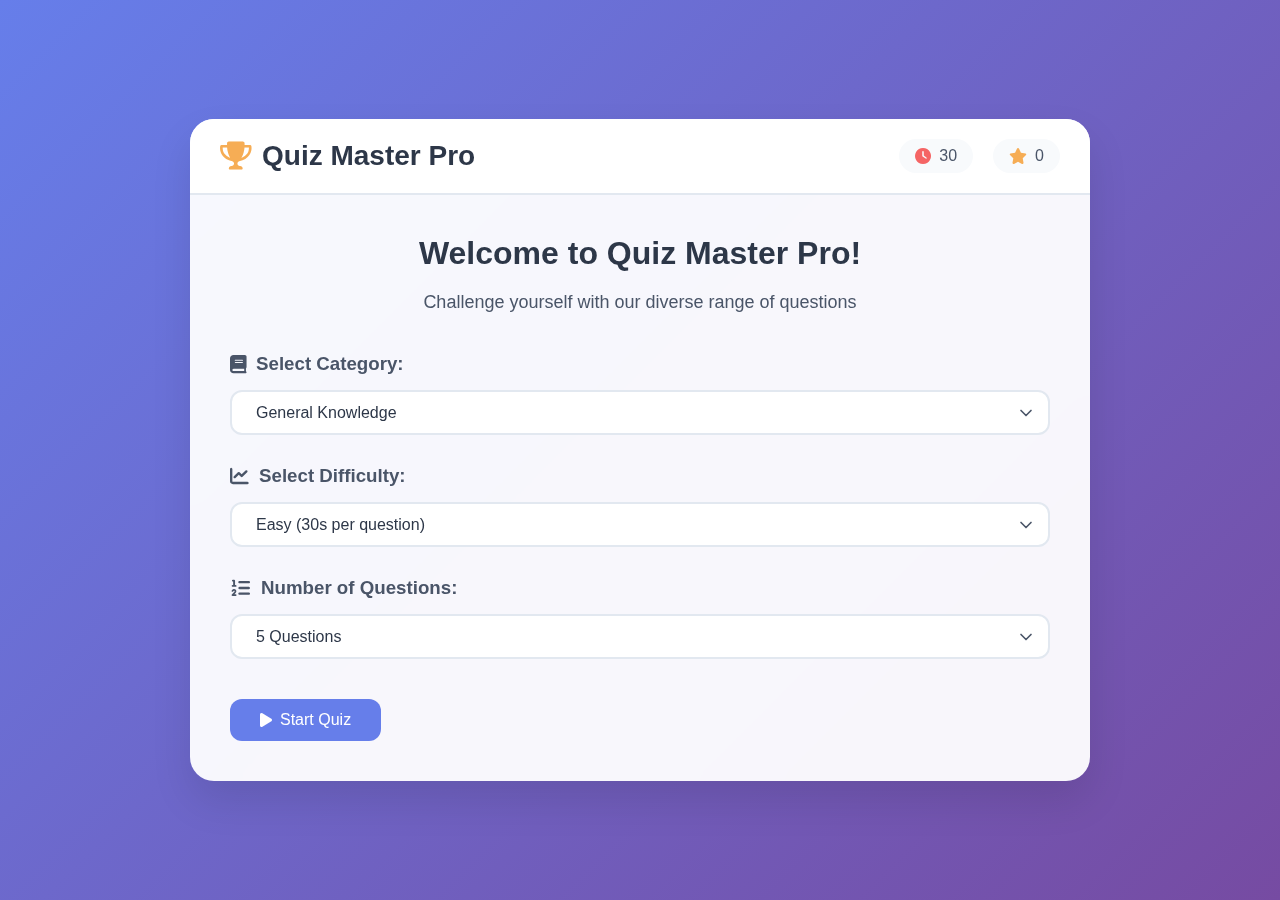
<file: quiz game/index.html>
<!DOCTYPE html>
<html lang="en">
<head>
    <meta charset="UTF-8">
    <meta name="viewport" content="width=device-width, initial-scale=1.0">
    <title>Quiz Master Pro - Test Your Knowledge</title>
    <link rel="stylesheet" href="styles.css">
    <link rel="stylesheet" href="https://cdnjs.cloudflare.com/ajax/libs/font-awesome/6.0.0/css/all.min.css">
</head>
<body>
    <div class="container">
        <div class="quiz-container">
            <div class="quiz-header">
                <h1><i class="fas fa-trophy"></i> Quiz Master Pro</h1>
                <div class="quiz-info">
                    <div class="timer">
                        <i class="fas fa-clock"></i>
                        <span id="time">30</span>
                    </div>
                    <div class="score-display">
                        <i class="fas fa-star"></i>
                        <span id="current-score">0</span>
                    </div>
                </div>
            </div>
            
            <div class="quiz-content">
                <div id="start-screen" class="screen active">
                    <h2>Welcome to Quiz Master Pro!</h2>
                    <p>Challenge yourself with our diverse range of questions</p>
                    <div class="game-settings">
                        <div class="category-select">
                            <h3><i class="fas fa-book"></i> Select Category:</h3>
                            <select id="category">
                                <option value="general">General Knowledge</option>
                                <option value="science">Science</option>
                                <option value="history">History</option>
                                <option value="geography">Geography</option>
                                <option value="sports">Sports</option>
                                <option value="technology">Technology</option>
                                <option value="entertainment">Entertainment</option>
                            </select>
                        </div>
                        <div class="difficulty-select">
                            <h3><i class="fas fa-chart-line"></i> Select Difficulty:</h3>
                            <select id="difficulty">
                                <option value="easy">Easy (30s per question)</option>
                                <option value="medium">Medium (20s per question)</option>
                                <option value="hard">Hard (15s per question)</option>
                            </select>
                        </div>
                        <div class="question-count">
                            <h3><i class="fas fa-list-ol"></i> Number of Questions:</h3>
                            <select id="questionCount">
                                <option value="5">5 Questions</option>
                                <option value="10">10 Questions</option>
                                <option value="15">15 Questions</option>
                                <option value="20">20 Questions</option>
                            </select>
                        </div>
                    </div>
                    <button id="start-btn" class="btn">
                        <i class="fas fa-play"></i> Start Quiz
                    </button>
                </div>

                <div id="quiz-screen" class="screen">
                    <div class="progress-container">
                        <div class="progress-bar">
                            <div class="progress"></div>
                        </div>
                        <div class="question-counter">
                            Question <span id="current-question">1</span> of <span id="total-questions">5</span>
                        </div>
                    </div>
                    <h2 id="question">Question goes here</h2>
                    <div class="options-container">
                        <!-- Options will be dynamically added here -->
                    </div>
                    <div class="quiz-controls">
                        <button id="skip-btn" class="btn btn-secondary">
                            <i class="fas fa-forward"></i> Skip
                        </button>
                        <button id="hint-btn" class="btn btn-secondary">
                            <i class="fas fa-lightbulb"></i> Hint
                        </button>
                    </div>
                </div>

                <div id="result-screen" class="screen">
                    <div class="result-header">
                        <i class="fas fa-trophy"></i>
                        <h2>Quiz Complete!</h2>
                    </div>
                    
                    <div class="score-container">
                        <div class="score">
                            <span id="final-score">0</span>
                            <span class="score-label">Points</span>
                        </div>
                        
                        <div class="bonus-info">
                            <!-- Bonus information will be added here -->
                        </div>
                        
                        <div class="stats">
                            <div class="stat-item">
                                <i class="fas fa-check-circle"></i>
                                <span>Correct: <span id="correct-answers">0</span></span>
                            </div>
                            <div class="stat-item">
                                <i class="fas fa-times-circle"></i>
                                <span>Wrong: <span id="wrong-answers">0</span></span>
                            </div>
                            <div class="stat-item">
                                <i class="fas fa-clock"></i>
                                <span>Time: <span id="time-taken">0:00</span></span>
                            </div>
                            <div class="stat-item">
                                <i class="fas fa-percentage"></i>
                                <span>Accuracy: <span id="accuracy">0%</span></span>
                            </div>
                        </div>
                    </div>

                    <!-- Add Feedback Form -->
                    <div class="feedback-form-container" style="display: none;">
                        <h3><i class="fas fa-comment-alt"></i> How was your experience?</h3>
                        <form id="feedbackForm">
                            <div class="rating-container">
                                <div class="rating-label">Rate your experience:</div>
                                <div class="rating-stars">
                                    <i class="fas fa-star"></i>
                                    <i class="fas fa-star"></i>
                                    <i class="fas fa-star"></i>
                                    <i class="fas fa-star"></i>
                                    <i class="fas fa-star"></i>
                                </div>
                            </div>
                            
                            <div class="feedback-categories">
                                <div class="category-label">What did you like?</div>
                                <div class="category-options">
                                    <label>
                                        <input type="checkbox" name="liked" value="Questions">
                                        Questions
                                    </label>
                                    <label>
                                        <input type="checkbox" name="liked" value="Difficulty Levels">
                                        Difficulty Levels
                                    </label>
                                    <label>
                                        <input type="checkbox" name="liked" value="Timer">
                                        Timer
                                    </label>
                                    <label>
                                        <input type="checkbox" name="liked" value="Hints">
                                        Hints
                                    </label>
                                    <label>
                                        <input type="checkbox" name="liked" value="Achievements">
                                        Achievements
                                    </label>
                                </div>
                            </div>
                            
                            <div class="feedback-textarea">
                                <label for="feedbackComments">Additional Comments:</label>
                                <textarea id="feedbackComments" placeholder="Share your thoughts about the quiz..."></textarea>
                            </div>
                            
                            <button type="submit" class="btn submit-feedback">
                                <i class="fas fa-paper-plane"></i>
                                Submit Feedback
                            </button>
                        </form>
                    </div>

                    <div class="review-container">
                        <h3><i class="fas fa-list-check"></i> Answer Review</h3>
                        <div id="answer-review"></div>
                    </div>

                    <div class="result-actions">
                        <button id="restart-btn" class="btn">
                            <i class="fas fa-redo"></i>
                            Try Another Quiz
                        </button>
                        <button id="share-btn" class="btn btn-secondary">
                            <i class="fas fa-share-alt"></i>
                            Share Results
                        </button>
                    </div>
                </div>
            </div>
        </div>
    </div>
    <script src="script.js"></script>
</body>
</html>
</file>
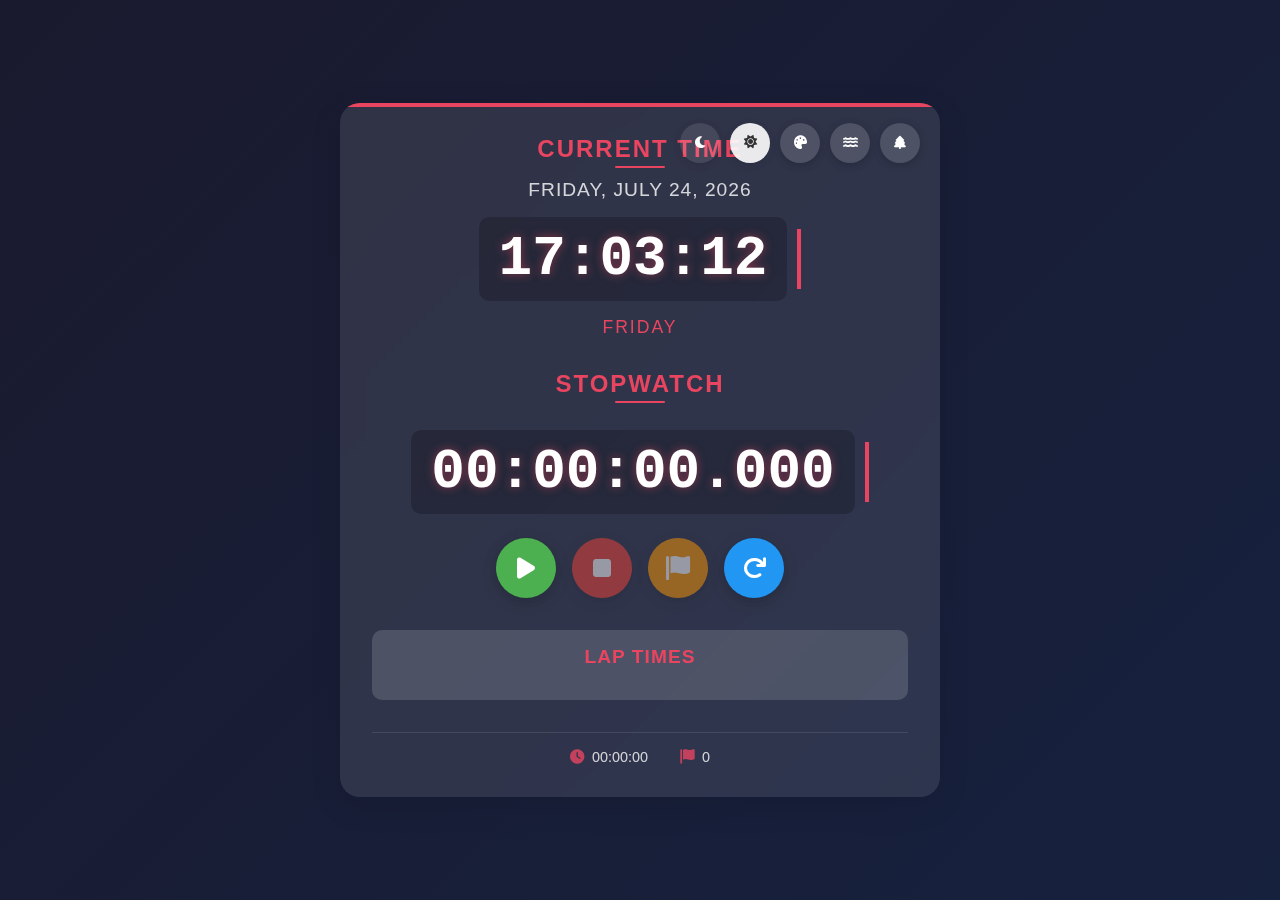
<file: stop watch/index.html>
<!DOCTYPE html>
<html lang="en">
<head>
    <meta charset="UTF-8">
    <meta name="viewport" content="width=device-width, initial-scale=1.0">
    <title>Professional Stopwatch & Clock</title>
    <link rel="stylesheet" href="styles.css">
    <link rel="stylesheet" href="https://cdnjs.cloudflare.com/ajax/libs/font-awesome/6.0.0/css/all.min.css">
</head>
<body>
    <div class="container">
        <div class="theme-selector">
            <button class="theme-btn" data-theme="dark">
                <i class="fas fa-moon"></i>
            </button>
            <button class="theme-btn" data-theme="light">
                <i class="fas fa-sun"></i>
            </button>
            <button class="theme-btn" data-theme="purple">
                <i class="fas fa-palette"></i>
            </button>
            <button class="theme-btn" data-theme="ocean">
                <i class="fas fa-water"></i>
            </button>
            <button class="theme-btn" data-theme="forest">
                <i class="fas fa-tree"></i>
            </button>
        </div>

        <div class="clock-container">
            <div class="current-time">
                <h2>Current Time</h2>
                <div class="date-display" id="current-date">January 1, 2024</div>
                <div class="digital-clock">
                    <div class="time-display" id="current-time">00:00:00</div>
                    <div class="digital-separator"></div>
                </div>
                <div class="weekday-display" id="weekday">Monday</div>
            </div>
        </div>
        
        <div class="stopwatch-container">
            <h2>Stopwatch</h2>
            <div class="digital-clock">
                <div class="time-display" id="stopwatch">00:00:00.000</div>
                <div class="digital-separator"></div>
            </div>
            <div class="controls">
                <button id="start" class="btn start" title="Start">
                    <i class="fas fa-play"></i>
                </button>
                <button id="stop" class="btn stop" title="Stop">
                    <i class="fas fa-stop"></i>
                </button>
                <button id="lap" class="btn lap" title="Lap">
                    <i class="fas fa-flag"></i>
                </button>
                <button id="reset" class="btn reset" title="Reset">
                    <i class="fas fa-redo"></i>
                </button>
            </div>
            <div class="lap-times">
                <h3>Lap Times</h3>
                <div id="lap-list"></div>
            </div>
        </div>

        <div class="footer">
            <div class="stats">
                <span class="stat-item">
                    <i class="fas fa-clock"></i>
                    <span id="total-time">00:00:00</span>
                </span>
                <span class="stat-item">
                    <i class="fas fa-flag"></i>
                    <span id="total-laps">0</span>
                </span>
            </div>
        </div>
    </div>
    <audio id="clickSound" src="https://assets.mixkit.co/active_storage/sfx/2568/2568-preview.mp3"></audio>
    <script src="script.js"></script>
</body>
</html>
</file>
<file: stop watch/styles.css>
* {
    margin: 0;
    padding: 0;
    box-sizing: border-box;
    font-family: 'Segoe UI', Tahoma, Geneva, Verdana, sans-serif;
}

:root {
    --primary-color: #e94560;
    --bg-gradient: linear-gradient(135deg, #1a1a2e, #16213e);
    --container-bg: rgba(255, 255, 255, 0.1);
    --text-color: #fff;
    --shadow-color: rgba(0, 0, 0, 0.1);
    --glow-color: rgba(233, 69, 96, 0.5);
}

[data-theme="light"] {
    --primary-color: #2196F3;
    --bg-gradient: linear-gradient(135deg, #f5f7fa, #c3cfe2);
    --container-bg: rgba(255, 255, 255, 0.9);
    --text-color: #333;
    --shadow-color: rgba(0, 0, 0, 0.1);
    --glow-color: rgba(33, 150, 243, 0.5);
}

[data-theme="purple"] {
    --primary-color: #9c27b0;
    --bg-gradient: linear-gradient(135deg, #4a148c, #7b1fa2);
    --container-bg: rgba(255, 255, 255, 0.15);
    --text-color: #fff;
    --shadow-color: rgba(0, 0, 0, 0.2);
    --glow-color: rgba(156, 39, 176, 0.5);
}

[data-theme="ocean"] {
    --primary-color: #00bcd4;
    --bg-gradient: linear-gradient(135deg, #006064, #00838f);
    --container-bg: rgba(255, 255, 255, 0.15);
    --text-color: #fff;
    --shadow-color: rgba(0, 0, 0, 0.2);
    --glow-color: rgba(0, 188, 212, 0.5);
}

[data-theme="forest"] {
    --primary-color: #4caf50;
    --bg-gradient: linear-gradient(135deg, #1b5e20, #2e7d32);
    --container-bg: rgba(255, 255, 255, 0.15);
    --text-color: #fff;
    --shadow-color: rgba(0, 0, 0, 0.2);
    --glow-color: rgba(76, 175, 80, 0.5);
}

body {
    min-height: 100vh;
    display: flex;
    justify-content: center;
    align-items: center;
    background: var(--bg-gradient);
    color: var(--text-color);
    transition: background 0.3s ease;
}

.container {
    background: var(--container-bg);
    backdrop-filter: blur(10px);
    padding: 2rem;
    border-radius: 20px;
    box-shadow: 0 8px 32px var(--shadow-color);
    width: 90%;
    max-width: 600px;
    transition: all 0.3s ease;
    position: relative;
    overflow: hidden;
}

.container::before {
    content: '';
    position: absolute;
    top: 0;
    left: 0;
    right: 0;
    height: 4px;
    background: var(--primary-color);
    animation: shimmer 2s infinite;
}

@keyframes shimmer {
    0% { transform: translateX(-100%); }
    100% { transform: translateX(100%); }
}

.theme-selector {
    position: absolute;
    top: 20px;
    right: 20px;
    display: flex;
    gap: 10px;
    z-index: 10;
}

.theme-btn {
    width: 40px;
    height: 40px;
    border-radius: 50%;
    border: none;
    background: var(--container-bg);
    color: var(--text-color);
    cursor: pointer;
    display: flex;
    align-items: center;
    justify-content: center;
    transition: all 0.3s ease;
    box-shadow: 0 2px 8px var(--shadow-color);
}

.theme-btn:hover {
    transform: scale(1.1) rotate(15deg);
    box-shadow: 0 0 15px var(--glow-color);
}

.clock-container, .stopwatch-container {
    text-align: center;
    margin-bottom: 2rem;
    position: relative;
}

h2 {
    font-size: 1.5rem;
    margin-bottom: 1rem;
    color: var(--primary-color);
    text-transform: uppercase;
    letter-spacing: 2px;
    position: relative;
    display: inline-block;
}

h2::after {
    content: '';
    position: absolute;
    bottom: -5px;
    left: 50%;
    transform: translateX(-50%);
    width: 50px;
    height: 2px;
    background: var(--primary-color);
    border-radius: 2px;
}

.date-display {
    font-size: 1.2rem;
    color: var(--text-color);
    opacity: 0.8;
    margin-bottom: 0.5rem;
    text-transform: uppercase;
    letter-spacing: 1px;
}

.weekday-display {
    font-size: 1.1rem;
    color: var(--primary-color);
    margin-top: 0.5rem;
    text-transform: uppercase;
    letter-spacing: 2px;
}

.digital-clock {
    display: flex;
    align-items: center;
    justify-content: center;
    gap: 10px;
    margin: 1rem 0;
}

.time-display {
    font-size: 3.5rem;
    font-weight: 700;
    color: var(--text-color);
    text-shadow: 0 0 10px var(--glow-color);
    font-family: 'Courier New', monospace;
    background: rgba(0, 0, 0, 0.2);
    padding: 10px 20px;
    border-radius: 10px;
    min-width: 300px;
}

.digital-separator {
    width: 4px;
    height: 60px;
    background: var(--primary-color);
    animation: blink 1s infinite;
}

@keyframes blink {
    0%, 100% { opacity: 1; }
    50% { opacity: 0; }
}

.controls {
    display: flex;
    justify-content: center;
    gap: 1rem;
    margin-top: 1.5rem;
}

.btn {
    width: 60px;
    height: 60px;
    border-radius: 50%;
    border: none;
    cursor: pointer;
    font-size: 1.5rem;
    display: flex;
    align-items: center;
    justify-content: center;
    transition: all 0.3s ease;
    color: #fff;
    box-shadow: 0 4px 15px rgba(0, 0, 0, 0.2);
}

.start {
    background: #4CAF50;
}

.stop {
    background: #f44336;
}

.lap {
    background: #ff9800;
}

.reset {
    background: #2196F3;
}

.btn:hover {
    transform: scale(1.1) translateY(-2px);
    box-shadow: 0 6px 20px rgba(0, 0, 0, 0.3);
}

.btn:active {
    transform: scale(0.95) translateY(1px);
}

.btn:disabled {
    opacity: 0.5;
    cursor: not-allowed;
    transform: none;
}

.lap-times {
    margin-top: 2rem;
    max-height: 200px;
    overflow-y: auto;
    padding: 1rem;
    background: rgba(255, 255, 255, 0.05);
    border-radius: 10px;
    backdrop-filter: blur(5px);
}

.lap-times h3 {
    color: var(--primary-color);
    margin-bottom: 1rem;
    font-size: 1.2rem;
    text-transform: uppercase;
    letter-spacing: 1px;
}

.lap-item {
    display: flex;
    justify-content: space-between;
    align-items: center;
    padding: 0.8rem;
    border-bottom: 1px solid rgba(255, 255, 255, 0.1);
    font-family: 'Courier New', monospace;
    transition: all 0.3s ease;
}

.lap-item:hover {
    background: rgba(255, 255, 255, 0.05);
    transform: translateX(5px);
}

.lap-item:last-child {
    border-bottom: none;
}

.best-lap {
    color: #4CAF50;
    background: rgba(76, 175, 80, 0.1);
}

.worst-lap {
    color: #f44336;
    background: rgba(244, 67, 54, 0.1);
}

.lap-item i {
    margin-left: 10px;
}

.footer {
    margin-top: 2rem;
    padding-top: 1rem;
    border-top: 1px solid rgba(255, 255, 255, 0.1);
}

.stats {
    display: flex;
    justify-content: center;
    gap: 2rem;
}

.stat-item {
    display: flex;
    align-items: center;
    gap: 0.5rem;
    font-size: 0.9rem;
    opacity: 0.8;
}

.stat-item i {
    color: var(--primary-color);
}

@media (max-width: 480px) {
    .container {
        padding: 1rem;
    }

    .time-display {
        font-size: 2.5rem;
        min-width: 250px;
    }

    .btn {
        width: 50px;
        height: 50px;
        font-size: 1.2rem;
    }

    .theme-selector {
        top: 10px;
        right: 10px;
    }

    .theme-btn {
        width: 35px;
        height: 35px;
    }

    .stats {
        flex-direction: column;
        gap: 1rem;
    }
}
</file>
<file: quiz game/styles.css>
/* Modern CSS Reset and Base Styles */
* {
    margin: 0;
    padding: 0;
    box-sizing: border-box;
    font-family: 'Segoe UI', Tahoma, Geneva, Verdana, sans-serif;
}

:root {
    --primary-color: #667eea;
    --primary-dark: #5a67d8;
    --secondary-color: #764ba2;
    --success-color: #48bb78;
    --error-color: #f56565;
    --text-primary: #2d3748;
    --text-secondary: #4a5568;
    --bg-light: #f8fafc;
    --border-color: #e2e8f0;
}

body {
    background: linear-gradient(135deg, var(--primary-color) 0%, var(--secondary-color) 100%);
    min-height: 100vh;
    display: flex;
    align-items: center;
    justify-content: center;
    padding: 20px;
}

.container {
    width: 100%;
    max-width: 900px;
    margin: 0 auto;
}

.quiz-container {
    background: rgba(255, 255, 255, 0.95);
    border-radius: 24px;
    box-shadow: 0 20px 40px rgba(0, 0, 0, 0.1);
    overflow: hidden;
    backdrop-filter: blur(10px);
    transform: translateY(0);
    transition: transform 0.3s ease, box-shadow 0.3s ease;
}

.quiz-container:hover {
    transform: translateY(-5px);
    box-shadow: 0 25px 50px rgba(0, 0, 0, 0.15);
}

.quiz-header {
    background: #fff;
    padding: 20px 30px;
    display: flex;
    justify-content: space-between;
    align-items: center;
    border-bottom: 2px solid var(--border-color);
}

.quiz-header h1 {
    color: var(--text-primary);
    font-size: 28px;
    font-weight: 600;
    display: flex;
    align-items: center;
    gap: 10px;
}

.quiz-header h1 i {
    color: #f6ad55;
}

.quiz-info {
    display: flex;
    gap: 20px;
    align-items: center;
}

.timer, .score-display {
    background: var(--bg-light);
    padding: 8px 16px;
    border-radius: 20px;
    display: flex;
    align-items: center;
    gap: 8px;
    color: var(--text-secondary);
    font-weight: 500;
}

.timer i {
    color: var(--error-color);
}

.score-display i {
    color: #f6ad55;
}

.quiz-content {
    padding: 40px;
}

.screen {
    display: none;
    animation: fadeIn 0.5s ease-in-out;
}

.screen.active {
    display: block;
}

@keyframes fadeIn {
    from {
        opacity: 0;
        transform: translateY(20px);
    }
    to {
        opacity: 1;
        transform: translateY(0);
    }
}

/* Start Screen Styles */
#start-screen {
    text-align: center;
}

#start-screen h2 {
    color: var(--text-primary);
    margin-bottom: 20px;
    font-size: 32px;
}

#start-screen p {
    color: var(--text-secondary);
    font-size: 18px;
    margin-bottom: 40px;
}

.game-settings {
    display: grid;
    gap: 30px;
    margin: 40px 0;
}

.category-select, .difficulty-select, .question-count {
    text-align: left;
}

.category-select h3, .difficulty-select h3, .question-count h3 {
    color: var(--text-secondary);
    margin-bottom: 15px;
    display: flex;
    align-items: center;
    gap: 10px;
}

select {
    width: 100%;
    padding: 12px 24px;
    border: 2px solid var(--border-color);
    border-radius: 12px;
    font-size: 16px;
    color: var(--text-primary);
    background: #fff;
    cursor: pointer;
    transition: all 0.3s ease;
    appearance: none;
    background-image: url("data:image/svg+xml,%3Csvg xmlns='http://www.w3.org/2000/svg' width='24' height='24' viewBox='0 0 24 24' fill='none' stroke='%234a5568' stroke-width='2' stroke-linecap='round' stroke-linejoin='round'%3E%3Cpolyline points='6 9 12 15 18 9'%3E%3C/polyline%3E%3C/svg%3E");
    background-repeat: no-repeat;
    background-position: right 12px center;
    background-size: 20px;
}

select:hover {
    border-color: var(--primary-color);
    transform: translateY(-2px);
}

/* Quiz Screen Styles */
.progress-container {
    margin-bottom: 30px;
}

.progress-bar {
    height: 10px;
    background: var(--border-color);
    border-radius: 5px;
    overflow: hidden;
    position: relative;
}

.progress {
    height: 100%;
    background: linear-gradient(90deg, var(--primary-color), var(--secondary-color));
    width: 0%;
    transition: width 0.3s ease;
    position: relative;
    overflow: hidden;
}

.progress::after {
    content: '';
    position: absolute;
    top: 0;
    left: 0;
    right: 0;
    bottom: 0;
    background: linear-gradient(
        90deg,
        rgba(255, 255, 255, 0) 0%,
        rgba(255, 255, 255, 0.2) 50%,
        rgba(255, 255, 255, 0) 100%
    );
    animation: progressShine 2s infinite;
}

@keyframes progressShine {
    0% { transform: translateX(-100%); }
    100% { transform: translateX(100%); }
}

.question-counter {
    color: var(--text-secondary);
    font-size: 14px;
    text-align: right;
}

#question {
    color: var(--text-primary);
    font-size: 28px;
    margin-bottom: 30px;
    line-height: 1.4;
}

.options-container {
    display: grid;
    gap: 15px;
    margin-bottom: 30px;
}

.option {
    padding: 20px;
    background: var(--bg-light);
    border: 2px solid var(--border-color);
    border-radius: 12px;
    cursor: pointer;
    transition: all 0.3s cubic-bezier(0.4, 0, 0.2, 1);
    font-size: 16px;
    color: var(--text-secondary);
    position: relative;
    overflow: visible;
    display: flex;
    align-items: center;
    justify-content: space-between;
}

.option:hover {
    transform: translateY(-3px) scale(1.02);
    box-shadow: 0 8px 20px rgba(102, 126, 234, 0.15);
}

.option.correct {
    background: #c6f6d5;
    border-color: var(--success-color);
    color: #2f855a;
    animation: correctAnswer 0.5s ease-out;
}

.option.wrong {
    background: #fed7d7;
    border-color: var(--error-color);
    color: #c53030;
    animation: wrongAnswer 0.5s ease-out;
}

.correct-icon {
    font-size: 24px;
    color: var(--success-color);
    margin-left: 10px;
    animation: iconPop 0.5s ease-out;
}

.wrong-icon {
    font-size: 24px;
    color: var(--error-color);
    margin-left: 10px;
    animation: iconPop 0.5s ease-out;
}

@keyframes iconPop {
    0% { transform: scale(0); }
    50% { transform: scale(1.2); }
    100% { transform: scale(1); }
}

@keyframes correctAnswer {
    0% { transform: scale(1); }
    50% { transform: scale(1.05); }
    100% { transform: scale(1); }
}

@keyframes wrongAnswer {
    0% { transform: translateX(0); }
    25% { transform: translateX(-5px); }
    75% { transform: translateX(5px); }
    100% { transform: translateX(0); }
}

.quiz-controls {
    display: flex;
    gap: 15px;
    justify-content: center;
    margin-top: 30px;
}

/* Result Screen Styles */
.result-header {
    text-align: center;
    margin-bottom: 40px;
}

.result-header i {
    font-size: 48px;
    color: #f6ad55;
    margin-bottom: 20px;
}

.score-container {
    background: linear-gradient(135deg, rgba(255, 255, 255, 0.9), rgba(255, 255, 255, 0.7));
    backdrop-filter: blur(10px);
    border: 1px solid rgba(255, 255, 255, 0.2);
    box-shadow: 0 8px 32px rgba(0, 0, 0, 0.1);
    padding: 40px;
    border-radius: 20px;
    margin: 30px 0;
    text-align: center;
}

.score {
    font-size: 48px;
    color: var(--text-primary);
    margin-bottom: 30px;
    font-weight: 600;
}

.stats {
    display: grid;
    grid-template-columns: repeat(2, 1fr);
    gap: 30px;
    color: var(--text-secondary);
}

.stat-item {
    display: flex;
    align-items: center;
    gap: 15px;
    padding: 15px;
    background: rgba(255, 255, 255, 0.8);
    backdrop-filter: blur(5px);
    border-radius: 12px;
    border: 1px solid rgba(255, 255, 255, 0.2);
    transition: all 0.3s ease;
}

.stat-item:hover {
    transform: translateY(-3px);
    box-shadow: 0 8px 20px rgba(0, 0, 0, 0.1);
}

.stat-item i {
    font-size: 24px;
}

.stat-item i.fa-check-circle {
    color: var(--success-color);
}

.stat-item i.fa-times-circle {
    color: var(--error-color);
}

.stat-item i.fa-clock {
    color: var(--primary-color);
}

.stat-item i.fa-percentage {
    color: var(--secondary-color);
}

.review-container {
    margin: 30px 0;
    padding: 30px;
    background: var(--bg-light);
    border-radius: 20px;
}

.review-container h3 {
    color: var(--text-primary);
    margin-bottom: 20px;
    display: flex;
    align-items: center;
    gap: 10px;
}

.answer-review-item {
    padding: 20px;
    border-bottom: 1px solid var(--border-color);
    background: #fff;
    border-radius: 12px;
    margin-bottom: 15px;
    transition: transform 0.3s ease;
}

.answer-review-item:hover {
    transform: translateX(5px);
}

.answer-review-item:last-child {
    border-bottom: none;
    margin-bottom: 0;
}

.result-actions {
    display: flex;
    gap: 15px;
    justify-content: center;
    margin-top: 30px;
}

/* Button Styles */
.btn {
    background: var(--primary-color);
    color: white;
    border: none;
    padding: 12px 30px;
    border-radius: 12px;
    font-size: 16px;
    cursor: pointer;
    transition: all 0.3s cubic-bezier(0.4, 0, 0.2, 1);
    display: flex;
    align-items: center;
    gap: 8px;
    font-weight: 500;
    position: relative;
    overflow: hidden;
}

.btn::after {
    content: '';
    position: absolute;
    top: 50%;
    left: 50%;
    width: 0;
    height: 0;
    background: rgba(255, 255, 255, 0.2);
    border-radius: 50%;
    transform: translate(-50%, -50%);
    transition: width 0.6s ease, height 0.6s ease;
}

.btn:hover::after {
    width: 300px;
    height: 300px;
}

.btn-secondary {
    background: var(--bg-light);
    color: var(--text-primary);
}

.btn-secondary:hover {
    background: #edf2f7;
}

/* Responsive Design */
@media (max-width: 768px) {
    .quiz-container {
        border-radius: 20px;
    }

    .quiz-header {
        padding: 15px 20px;
    }

    .quiz-content {
        padding: 20px;
    }

    #question {
        font-size: 24px;
    }

    .option {
        padding: 15px;
    }

    .stats {
        grid-template-columns: 1fr;
    }

    .result-actions {
        flex-direction: column;
    }

    .btn {
        width: 100%;
        justify-content: center;
    }
}

/* Animations */
@keyframes pulse {
    0% {
        transform: scale(1);
    }
    50% {
        transform: scale(1.05);
    }
    100% {
        transform: scale(1);
    }
}

.timer.warning {
    animation: pulse 1s infinite;
}

.timer.warning i {
    color: #f56565;
}

/* Hint Tooltip Styles */
.hint-tooltip {
    position: absolute;
    top: -60px;
    left: 50%;
    transform: translateX(-50%);
    background-color: rgba(0, 0, 0, 0.9);
    color: white;
    padding: 10px 15px;
    border-radius: 8px;
    font-size: 14px;
    z-index: 1000;
    box-shadow: 0 4px 6px rgba(0, 0, 0, 0.1);
    animation: fadeIn 0.3s ease-in-out;
    max-width: 80%;
    text-align: center;
}

.hint-tooltip::after {
    content: '';
    position: absolute;
    bottom: -8px;
    left: 50%;
    transform: translateX(-50%);
    border-left: 8px solid transparent;
    border-right: 8px solid transparent;
    border-top: 8px solid rgba(0, 0, 0, 0.9);
}

@keyframes fadeIn {
    from {
        opacity: 0;
        transform: translate(-50%, 10px);
    }
    to {
        opacity: 1;
        transform: translate(-50%, 0);
    }
}

/* Achievement Notification Styles */
.achievement-notification {
    position: fixed;
    top: 20px;
    right: 20px;
    background: rgba(255, 255, 255, 0.95);
    padding: 20px;
    border-radius: 12px;
    box-shadow: 0 4px 20px rgba(0, 0, 0, 0.15);
    display: flex;
    align-items: center;
    gap: 15px;
    transform: translateX(120%);
    transition: transform 0.3s ease;
    z-index: 1000;
    backdrop-filter: blur(10px);
    border: 1px solid rgba(255, 255, 255, 0.2);
}

.achievement-notification.show {
    transform: translateX(0);
}

.achievement-notification i {
    font-size: 32px;
}

.achievement-content h4 {
    color: var(--text-primary);
    margin-bottom: 5px;
    font-size: 18px;
}

.achievement-content p {
    color: var(--text-secondary);
    font-size: 14px;
}

/* Bonus Information Styles */
.bonus-info {
    display: grid;
    grid-template-columns: repeat(3, 1fr);
    gap: 20px;
    margin-bottom: 30px;
    padding: 20px;
    background: rgba(255, 255, 255, 0.5);
    border-radius: 12px;
    backdrop-filter: blur(5px);
}

.bonus-item {
    display: flex;
    align-items: center;
    gap: 10px;
    padding: 15px;
    background: rgba(255, 255, 255, 0.8);
    border-radius: 8px;
    transition: transform 0.3s ease;
}

.bonus-item:hover {
    transform: translateY(-2px);
}

.bonus-item i {
    font-size: 24px;
    color: var(--primary-color);
}

.bonus-item span {
    color: var(--text-secondary);
    font-weight: 500;
}

/* Responsive adjustments for new elements */
@media (max-width: 768px) {
    .bonus-info {
        grid-template-columns: 1fr;
    }
    
    .achievement-notification {
        left: 20px;
        right: 20px;
        transform: translateY(-120%);
    }
    
    .achievement-notification.show {
        transform: translateY(0);
    }
}

/* Feedback Styles */
.feedback-overlay {
    position: fixed;
    top: 0;
    left: 0;
    width: 100%;
    height: 100%;
    display: flex;
    justify-content: center;
    align-items: center;
    background: rgba(0, 0, 0, 0.5);
    z-index: 1000;
    animation: fadeIn 0.3s ease-out;
}

.feedback-message {
    background: white;
    padding: 30px;
    border-radius: 20px;
    font-size: 24px;
    font-weight: bold;
    box-shadow: 0 4px 20px rgba(0, 0, 0, 0.2);
    animation: feedbackPop 0.5s ease-out;
    display: flex;
    flex-direction: column;
    align-items: center;
    gap: 15px;
    min-width: 300px;
    text-align: center;
}

.feedback-icon {
    font-size: 48px;
    margin-bottom: 10px;
}

.feedback-icon.correct {
    color: var(--success-color);
    animation: tickPop 0.5s ease-out;
}

.feedback-icon.wrong {
    color: var(--error-color);
    animation: crossPop 0.5s ease-out;
}

.feedback-text {
    font-size: 20px;
    color: var(--text-primary);
}

.feedback-message.correct {
    border: 3px solid var(--success-color);
}

.feedback-message.wrong {
    border: 3px solid var(--error-color);
}

.feedback-message.streak {
    background: linear-gradient(135deg, #ff6b6b, #ff8e8e);
    color: white;
    border: none;
}

.feedback-message.time-bonus {
    background: linear-gradient(135deg, #4facfe, #00f2fe);
    color: white;
    border: none;
}

@keyframes feedbackPop {
    0% { transform: scale(0.5); opacity: 0; }
    50% { transform: scale(1.2); }
    100% { transform: scale(1); opacity: 1; }
}

@keyframes tickPop {
    0% { transform: scale(0); }
    50% { transform: scale(1.2); }
    100% { transform: scale(1); }
}

@keyframes crossPop {
    0% { transform: scale(0) rotate(0deg); }
    50% { transform: scale(1.2) rotate(180deg); }
    100% { transform: scale(1) rotate(360deg); }
}

.streak-counter {
    position: fixed;
    top: 20px;
    right: 20px;
    background: rgba(255, 255, 255, 0.9);
    padding: 10px 20px;
    border-radius: 20px;
    display: flex;
    align-items: center;
    gap: 10px;
    font-weight: bold;
    box-shadow: 0 4px 15px rgba(0, 0, 0, 0.1);
    backdrop-filter: blur(5px);
    z-index: 1000;
}

.streak-counter i {
    color: #ff6b6b;
    animation: flame 1s infinite;
}

@keyframes flame {
    0% { transform: scale(1); }
    50% { transform: scale(1.2); }
    100% { transform: scale(1); }
}

.time-bonus-popup {
    position: absolute;
    color: #4facfe;
    font-weight: bold;
    pointer-events: none;
    animation: timeBonus 1s ease-out forwards;
}

.option {
    position: relative;
    overflow: hidden;
}

.option::after {
    content: '';
    position: absolute;
    top: 0;
    left: 0;
    width: 100%;
    height: 100%;
    background: linear-gradient(45deg, transparent, rgba(255, 255, 255, 0.2), transparent);
    transform: translateX(-100%);
    transition: transform 0.5s;
}

.option:hover::after {
    transform: translateX(100%);
}

.option.correct {
    background: linear-gradient(135deg, #c6f6d5, #9ae6b4);
    border-color: var(--success-color);
    color: #2f855a;
    animation: correctAnswer 0.5s ease-out;
}

.option.wrong {
    background: linear-gradient(135deg, #fed7d7, #feb2b2);
    border-color: var(--error-color);
    color: #c53030;
    animation: wrongAnswer 0.5s ease-out;
}

/* Add particle effects for correct answers */
.particle {
    position: absolute;
    pointer-events: none;
    background: radial-gradient(circle, rgba(255,255,255,0.8) 0%, rgba(255,255,255,0) 70%);
    border-radius: 50%;
    animation: particleFloat 1s ease-out forwards;
}

@keyframes particleFloat {
    0% { transform: translate(0, 0) scale(1); opacity: 1; }
    100% { transform: translate(var(--tx), var(--ty)) scale(0); opacity: 0; }
}

/* Add confetti effect for achievements */
.confetti {
    position: fixed;
    width: 10px;
    height: 10px;
    background-color: var(--primary-color);
    position: absolute;
    animation: confetti-fall 3s ease-in-out forwards;
    z-index: 1000;
}

@keyframes confetti-fall {
    0% { transform: translateY(-100vh) rotate(0deg); opacity: 1; }
    100% { transform: translateY(100vh) rotate(360deg); opacity: 0; }
}

/* Feedback Form Styles */
.feedback-form-container {
    background: #fff;
    border-radius: 10px;
    padding: 20px;
    margin: 20px 0;
    box-shadow: 0 2px 10px rgba(0, 0, 0, 0.1);
}

.feedback-form-container h3 {
    color: #2d3748;
    margin-bottom: 20px;
    display: flex;
    align-items: center;
    gap: 10px;
}

.feedback-form-container h3 i {
    color: #4299e1;
}

.rating-container {
    margin-bottom: 20px;
}

.rating-label {
    font-weight: 500;
    margin-bottom: 10px;
    color: #4a5568;
}

.rating-stars {
    display: flex;
    gap: 10px;
    font-size: 24px;
}

.rating-stars i {
    cursor: pointer;
    color: #cbd5e0;
    transition: color 0.2s;
}

.rating-stars i.fas {
    color: #f6ad55;
}

.feedback-categories {
    margin-bottom: 20px;
}

.category-label {
    font-weight: 500;
    margin-bottom: 10px;
    color: #4a5568;
}

.category-options {
    display: grid;
    grid-template-columns: repeat(auto-fit, minmax(150px, 1fr));
    gap: 10px;
}

.category-options label {
    display: flex;
    align-items: center;
    gap: 8px;
    cursor: pointer;
    color: #4a5568;
}

.feedback-textarea {
    margin-bottom: 20px;
}

.feedback-textarea label {
    display: block;
    font-weight: 500;
    margin-bottom: 10px;
    color: #4a5568;
}

.feedback-textarea textarea {
    width: 100%;
    min-height: 100px;
    padding: 10px;
    border: 1px solid #e2e8f0;
    border-radius: 5px;
    resize: vertical;
    font-family: inherit;
}

.submit-feedback {
    background: #4299e1;
    color: white;
    border: none;
    padding: 12px 24px;
    border-radius: 5px;
    cursor: pointer;
    font-weight: 500;
    display: flex;
    align-items: center;
    gap: 8px;
    transition: background-color 0.2s;
}

.submit-feedback:hover {
    background: #3182ce;
}

.feedback-success {
    text-align: center;
    padding: 20px;
    background: #f0fff4;
    border-radius: 10px;
    margin: 20px 0;
}

.feedback-success i {
    font-size: 48px;
    color: #48bb78;
    margin-bottom: 15px;
}

.feedback-success h3 {
    color: #2d3748;
    margin-bottom: 10px;
}

.feedback-success p {
    color: #4a5568;
}

.all-feedback {
    margin-top: 20px;
    padding-top: 20px;
    border-top: 1px solid #e2e8f0;
}

.all-feedback h4 {
    color: #2d3748;
    margin-bottom: 15px;
    text-align: left;
}

.feedback-list {
    max-height: 300px;
    overflow-y: auto;
    padding-right: 10px;
}

.feedback-list::-webkit-scrollbar {
    width: 6px;
}

.feedback-list::-webkit-scrollbar-track {
    background: #f1f1f1;
    border-radius: 3px;
}

.feedback-list::-webkit-scrollbar-thumb {
    background: #cbd5e0;
    border-radius: 3px;
}

.feedback-item {
    background: #f7fafc;
    padding: 15px;
    border-radius: 8px;
    margin-bottom: 10px;
}

.feedback-header {
    display: flex;
    justify-content: space-between;
    margin-bottom: 10px;
    color: #4a5568;
}

.feedback-categories {
    display: flex;
    flex-wrap: wrap;
    gap: 8px;
    margin-bottom: 10px;
}

.category-tag {
    background: #e2e8f0;
    padding: 4px 8px;
    border-radius: 4px;
    font-size: 0.9em;
    color: #4a5568;
}

.feedback-comment {
    color: #4a5568;
    margin-bottom: 10px;
}

.feedback-stats {
    display: flex;
    flex-wrap: wrap;
    gap: 10px;
    font-size: 0.9em;
    color: #718096;
}

.feedback-stats span {
    display: flex;
    align-items: center;
    gap: 5px;
}

.feedback-stats span i {
    color: #4299e1;
}
</file>
